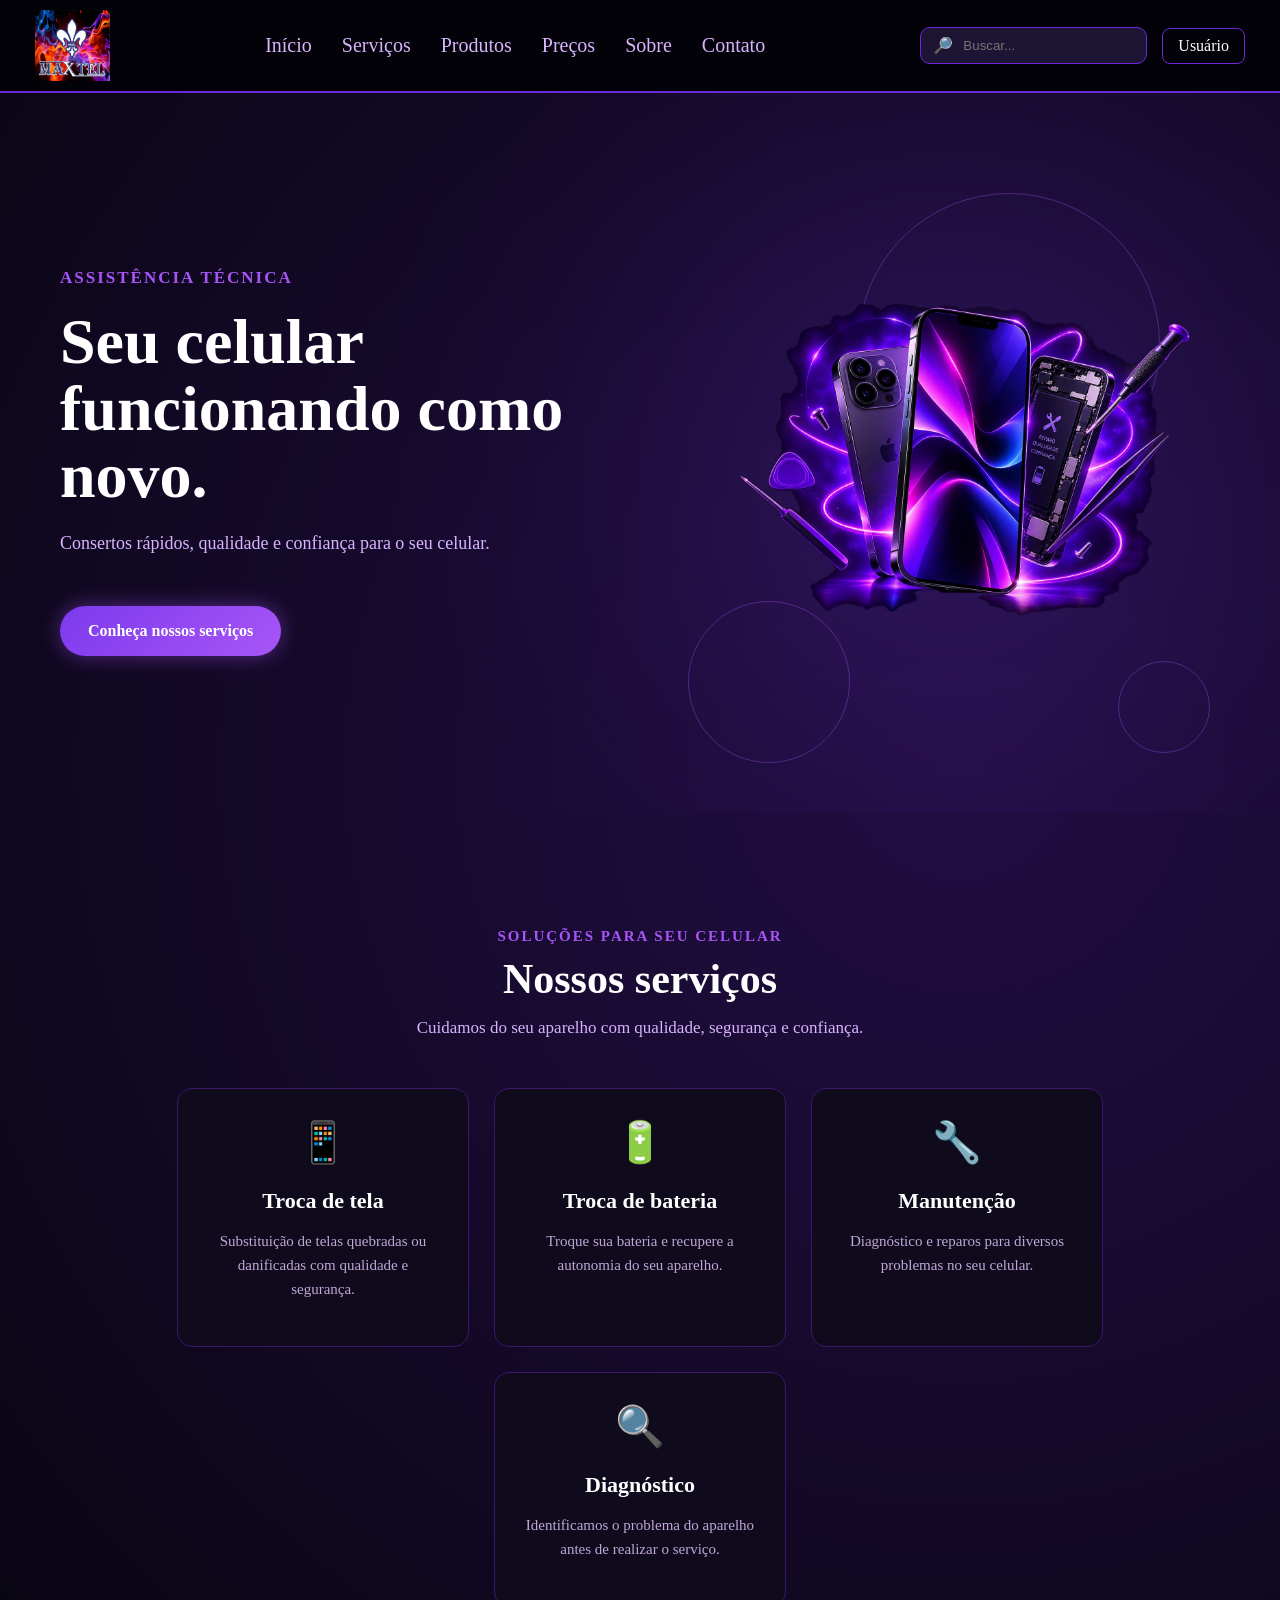
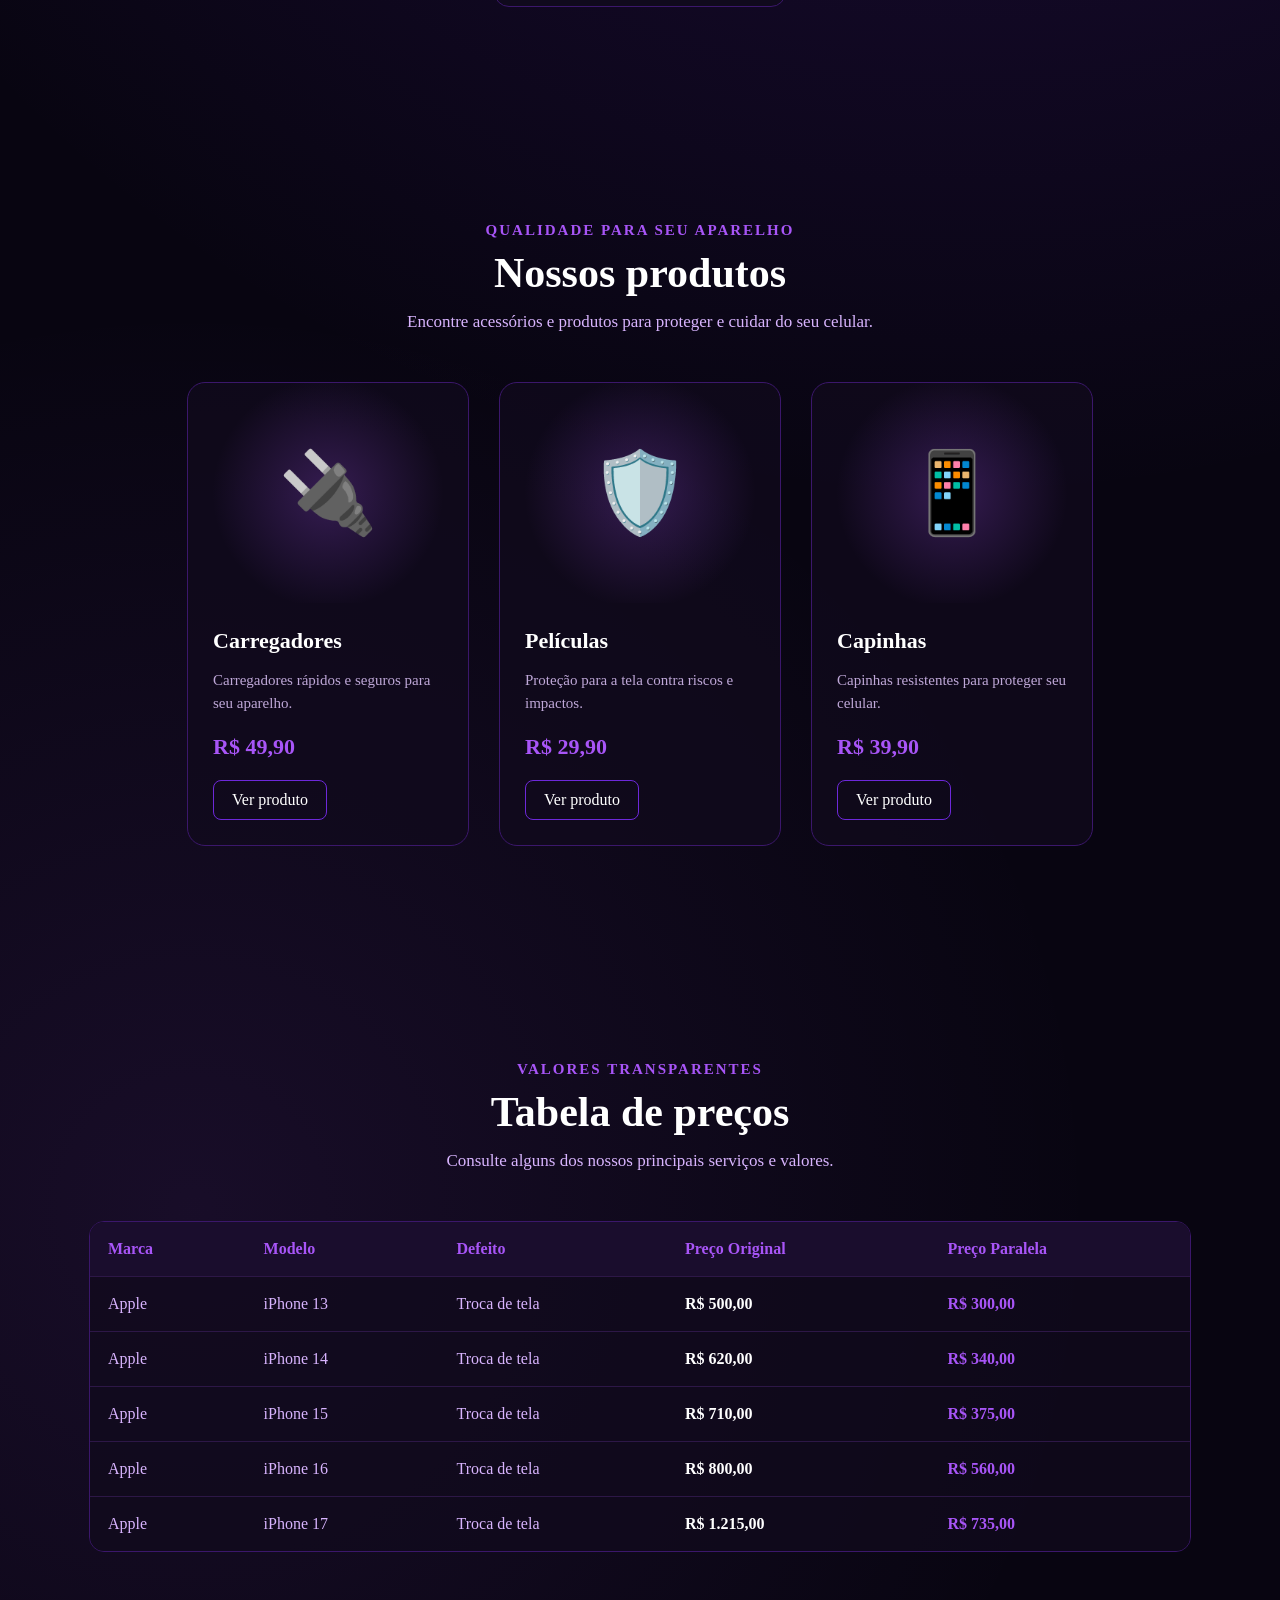
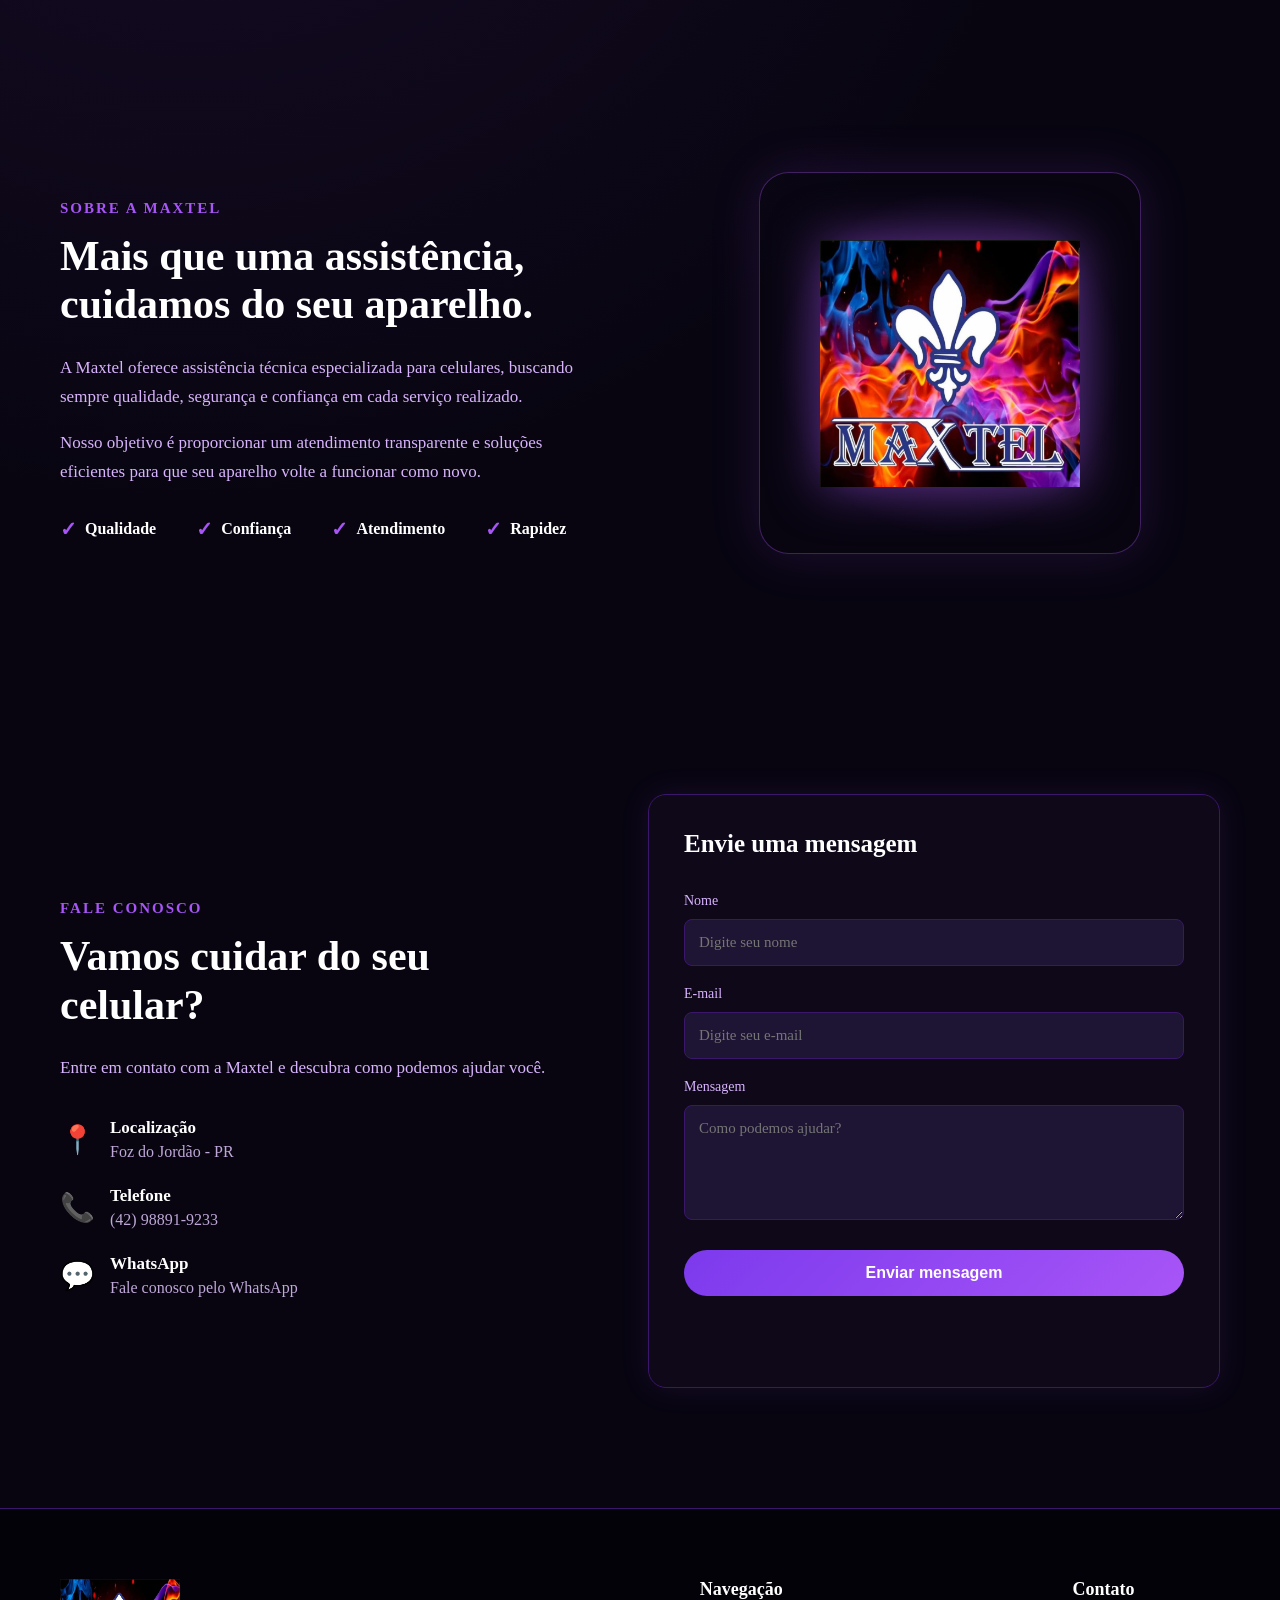
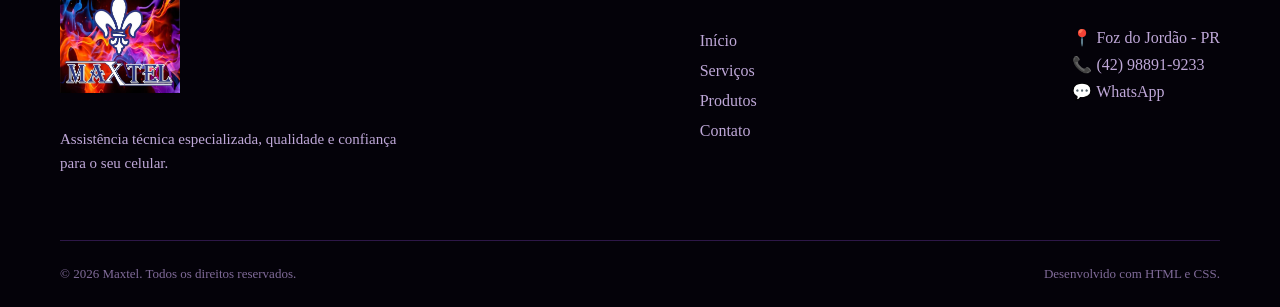
<file: index.html>
<!DOCTYPE html>
<html lang="pt-BR">
<head>
    <meta charset="UTF-8">
    <meta name="viewport" content="width=device-width, initial-scale=1.0">
    <title>Maxtel: Assistência Técnica em Celulares</title>
    <link rel="stylesheet" href="style.css">
</head>
<body>
    
    <header class="header">

        <img src="Maxtel Logo.png" class="logo" alt="Logo da Maxtel">

        <nav class="menu" aria-label="Navegação principal">

    <a class="destaque" href="#inicio">Início</a>
    <a class="destaque" href="#servicos">Serviços</a>
    <a class="destaque" href="#produtos">Produtos</a>
    <a class="destaque" href="#precos">Preços</a>
    <a class="destaque" href="#sobre">Sobre</a>
    <a class="destaque" href="#contato">Contato</a>
</nav>

        <div class="acoes">

            <div class="busca">
                <span>🔎</span>
                <input type="search" placeholder="Buscar...">
            </div>

            <div class="usuario">
                Usuário
            </div>
        </div>
      
    </header>

    <main>
<section id="inicio" class="hero">


            <div class="decoracao decoracao-1"></div>
            <div class="decoracao decoracao-2"></div>
            <div class="decoracao decoracao-3"></div>


            <div class="hero-conteudo">

                <p class="hero-subtitulo">ASSISTÊNCIA TÉCNICA</p>

                <h1>Seu celular funcionando como novo.</h1>

                <p class="hero-texto">Consertos rápidos, qualidade e confiança
                    para o seu celular.
                </p>

                <a href="#servicos" class="hero-botao">Conheça nossos serviços</a>

            </div>
            <div class="hero-imagem">
                <img src="hero-maxtel.png" alt="Celulares e ferramentas de assistência técnica">
            </div>


</section>
<section id="servicos" class="servicos">

         <div class="secao-titulo">
              <p>SOLUÇÕES PARA SEU CELULAR</p>
             <h2>Nossos serviços</h2>
             <span>Cuidamos do seu aparelho com qualidade, segurança e confiança.</span>
         </div>

    <div class="servicos-container">

        <div class="servico-card">
            <div class="servico-icone">📱</div>
            <h3>Troca de tela</h3>
            <p>
                Substituição de telas quebradas ou danificadas
                com qualidade e segurança.
            </p>
        </div>

        <div class="servico-card">
            <div class="servico-icone">🔋</div>
            <h3>Troca de bateria</h3>
            <p>
                Troque sua bateria e recupere a autonomia
                do seu aparelho.
            </p>
        </div>

        <div class="servico-card">
            <div class="servico-icone">🔧</div>
            <h3>Manutenção</h3>
            <p>
                Diagnóstico e reparos para diversos problemas
                no seu celular.
            </p>
        </div>

        <div class="servico-card">
            <div class="servico-icone">🔍</div>
            <h3>Diagnóstico</h3>
            <p>
                Identificamos o problema do aparelho antes
                de realizar o serviço.
            </p>
        </div>

    </div>
</section>

<section id="produtos" class="produtos">

    <div class="secao-titulo">
        <p>QUALIDADE PARA SEU APARELHO</p>
        <h2>Nossos produtos</h2>
        <span>
            Encontre acessórios e produtos para proteger e cuidar do seu celular.
        </span>
    </div>

    <div class="produtos-container">

        <div class="produto-card">

            <div class="produto-imagem">
                <span>🔌</span>
            </div>

            <div class="produto-info">
                <h3>Carregadores</h3>

                <p>
                    Carregadores rápidos e seguros para seu aparelho.
                </p>

                <strong>R$ 49,90</strong>

                <a href="#">Ver produto</a>
            </div>

        </div>


        <div class="produto-card">

            <div class="produto-imagem">
                <span>🛡️</span>
            </div>

            <div class="produto-info">
                <h3>Películas</h3>

                <p>
                    Proteção para a tela contra riscos e impactos.
                </p>

                <strong>R$ 29,90</strong>

                <a href="#">Ver produto</a>
            </div>

        </div>


        <div class="produto-card">

            <div class="produto-imagem">
                <span>📱</span>
            </div>

            <div class="produto-info">
                <h3>Capinhas</h3>

                <p>
                    Capinhas resistentes para proteger seu celular.
                </p>

                <strong>R$ 39,90</strong>

                <a href="#">Ver produto</a>
            </div>

        </div>

    </div>

</section>
<section id="precos" class="precos">

    <div class="secao-titulo">
        <p>VALORES TRANSPARENTES</p>
        <h2>Tabela de preços</h2>
        <span>
            Consulte alguns dos nossos principais serviços e valores.
        </span>
    </div>

    <div class="tabela-container">

        <table class="tabela">

            <thead>
                <tr>
                    <th>Marca</th>
                    <th>Modelo</th>
                    <th>Defeito</th>
                    <th>Preço Original</th>
                    <th>Preço Paralela</th>
                </tr>
            </thead>

            <tbody>

                <tr>
                    <td>Apple</td>
                    <td>iPhone 13</td>
                    <td>Troca de tela</td>
                    <td>R$ 500,00</td>
                    <td>R$ 300,00</td>
                </tr>

                <tr>
                    <td>Apple</td>
                    <td>iPhone 14</td>
                    <td>Troca de tela</td>
                    <td>R$ 620,00</td>
                    <td>R$ 340,00</td>
                </tr>

                <tr>
                    <td>Apple</td>
                    <td>iPhone 15</td>
                    <td>Troca de tela</td>
                    <td>R$ 710,00</td>
                    <td>R$ 375,00</td>
                </tr>

                <tr>
                    <td>Apple</td>
                    <td>iPhone 16</td>
                    <td>Troca de tela</td>
                    <td>R$ 800,00</td>
                    <td>R$ 560,00</td>
                </tr>

                <tr>
                    <td>Apple</td>
                    <td>iPhone 17</td>
                    <td>Troca de tela</td>
                    <td>R$ 1.215,00</td>
                    <td>R$ 735,00</td>
                </tr>

            </tbody>

        </table>

    </div>

</section>
<section id="sobre" class="sobre">

    <div class="sobre-conteudo">

        <p class="sobre-subtitulo">SOBRE A MAXTEL</p>

        <h2>
            Mais que uma assistência,
            cuidamos do seu aparelho.
        </h2>

        <p class="sobre-texto">
            A Maxtel oferece assistência técnica especializada
            para celulares, buscando sempre qualidade,
            segurança e confiança em cada serviço realizado.
        </p>

        <p class="sobre-texto">
            Nosso objetivo é proporcionar um atendimento
            transparente e soluções eficientes para que seu
            aparelho volte a funcionar como novo.
        </p>

        <div class="sobre-diferenciais">

            <div>
                <strong>✓</strong>
                <span>Qualidade</span>
            </div>

            <div>
                <strong>✓</strong>
                <span>Confiança</span>
            </div>

            <div>
                <strong>✓</strong>
                <span>Atendimento</span>
            </div>

            <div>
                <strong>✓</strong>
                <span>Rapidez</span>
            </div>

        </div>

    </div>


    <div class="sobre-imagem">

        <div class="sobre-imagem">

           <div class="sobre-imagem-fundo">
              <img src="Maxtel Logo.png" alt="Logo da Maxtel">
           </div>

       </div>

    </div>

</section>
<section id="contato" class="contato">

    <div class="contato-conteudo">

        <p class="contato-subtitulo">FALE CONOSCO</p>

        <h2>
            Vamos cuidar do seu celular?
        </h2>

        <p class="contato-texto">
            Entre em contato com a Maxtel e descubra
            como podemos ajudar você.
        </p>

        <div class="contato-informacoes">

            <div class="contato-item">
                <span>📍</span>
                <div>
                    <strong>Localização</strong>
                    <p>Foz do Jordão - PR</p>
                </div>
            </div>

            <div class="contato-item">
                <span>📞</span>
                <div>
                    <strong>Telefone</strong>
                    <p>(42) 98891-9233</p>
                </div>
            </div>

            <div class="contato-item">
                <span>💬</span>
                <div>
                    <strong>WhatsApp</strong>
                    <p>Fale conosco pelo WhatsApp</p>
                </div>
            </div>

        </div>

    </div>


    <div class="contato-formulario">

        <h3>Envie uma mensagem</h3>
        <form id="formContato">

    <label for="nome">Nome</label>

    <input
        type="text"
        id="nome"
        name="nome"
        placeholder="Digite seu nome"
        autocomplete="name"
        required
    >

    <label for="email">E-mail</label>

    <input
        type="email"
        id="email"
        name="email"
        placeholder="Digite seu e-mail"
        autocomplete="email"
        required
    >

    <label for="mensagem">Mensagem</label>

    <textarea
        id="mensagem"
        name="mensagem"
        rows="5"
        placeholder="Como podemos ajudar?"
        required
    ></textarea>

    <button type="submit">
        Enviar mensagem
    </button>

    <p id="statusFormulario" class="status-formulario" aria-live="polite"></p>

</form>
    </div>

</section>

    </main>
<footer class="footer">

    <div class="footer-conteudo">

        <div class="footer-marca">

            <img src="Maxtel Logo.png" alt="Logo da Maxtel">

            <p>
                Assistência técnica especializada,
                qualidade e confiança para o seu celular.
            </p>

        </div>


        <div class="footer-links">

            <h3>Navegação</h3>

            <a href="#inicio">Início</a>
            <a href="#servicos">Serviços</a>
            <a href="#produtos">Produtos</a>
            <a href="#contato">Contato</a>

        </div>


        <div class="footer-contato">

            <h3>Contato</h3>

            <p>📍 Foz do Jordão - PR</p>
            <p>📞 (42) 98891-9233</p>
            <p>💬 WhatsApp</p>

        </div>

    </div>


    <div class="footer-final">

        <p>
            © 2026 Maxtel. Todos os direitos reservados.
        </p>

        <p>
            Desenvolvido com HTML e CSS.
        </p>

    </div>

</footer>
<script src="script.js"></script>
</body>
</html>
</file>
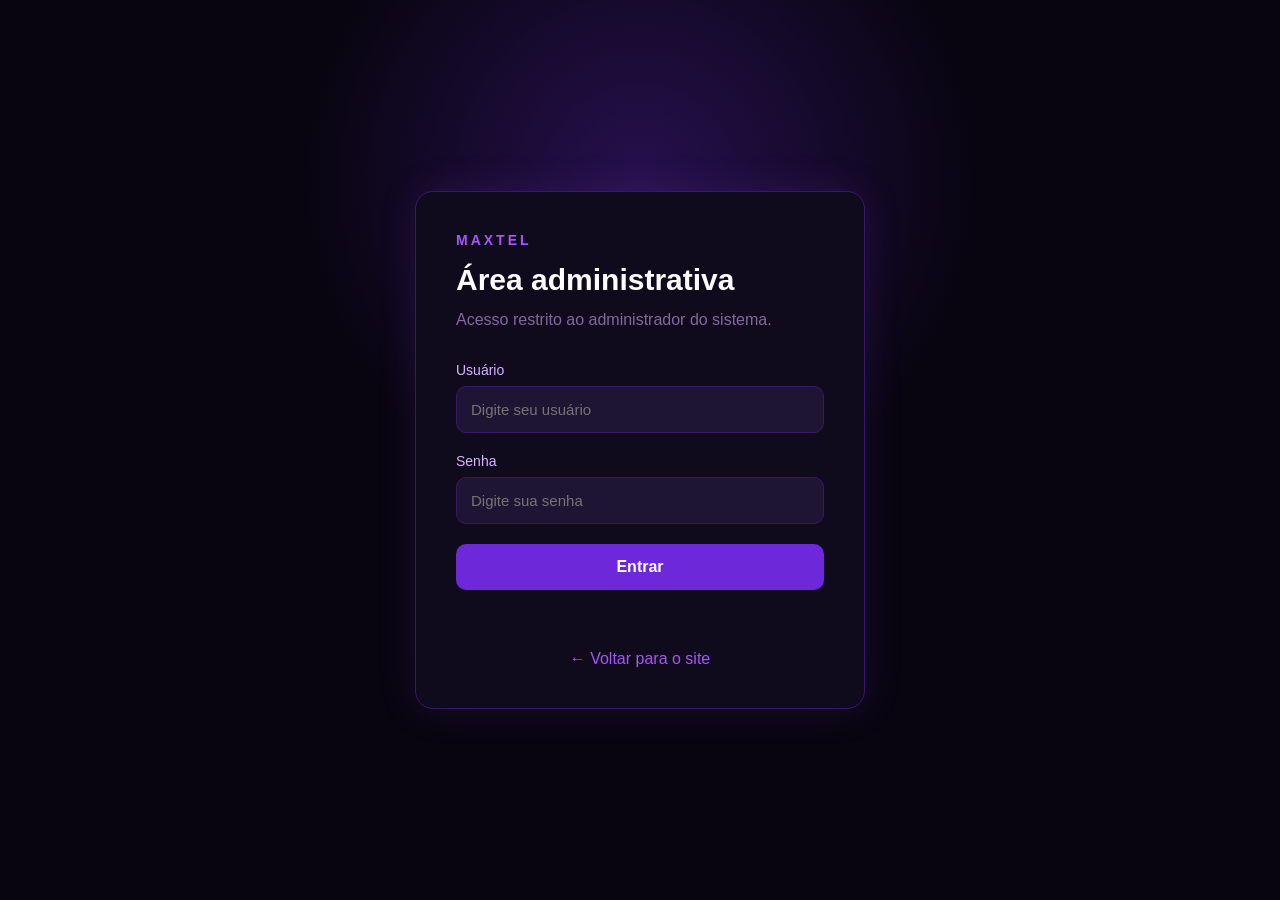
<file: admin.html>
<!DOCTYPE html>

<html lang="pt-BR">

<head>

    <meta charset="UTF-8">

    <meta
        name="viewport"
        content="width=device-width, initial-scale=1.0"
    >

    <meta
        name="description"
        content="Área administrativa da Maxtel."
    >

    <title>Área Administrativa | Maxtel</title>

    <link
        rel="stylesheet"
        href="style-admin.css"
    >

</head>

<body>

    <main class="login-container">

        <section class="login-card">

            <p class="logo-admin">
                MAXTEL
            </p>

            <h1>
                Área administrativa
            </h1>

            <p class="descricao">
                Acesso restrito ao administrador do sistema.
            </p>


            <form id="formLogin">

                <div class="campo">

                    <label for="usuario">
                        Usuário
                    </label>

                    <input
                        type="text"
                        id="usuario"
                        placeholder="Digite seu usuário"
                        autocomplete="username"
                        required
                    >

                </div>


                <div class="campo">

                    <label for="senha">
                        Senha
                    </label>

                    <input
                        type="password"
                        id="senha"
                        placeholder="Digite sua senha"
                        autocomplete="current-password"
                        required
                    >

                </div>


                <button
                    type="submit"
                    class="botao-login"
                >
                    Entrar
                </button>


                <p
                    id="mensagemLogin"
                    class="mensagem-login"
                    aria-live="polite"
                ></p>

            </form>


            <a
                href="index.html"
                class="voltar-site"
            >
                ← Voltar para o site
            </a>

        </section>

    </main>


    <script src="script-admin.js"></script>

</body>

</html>
</file>
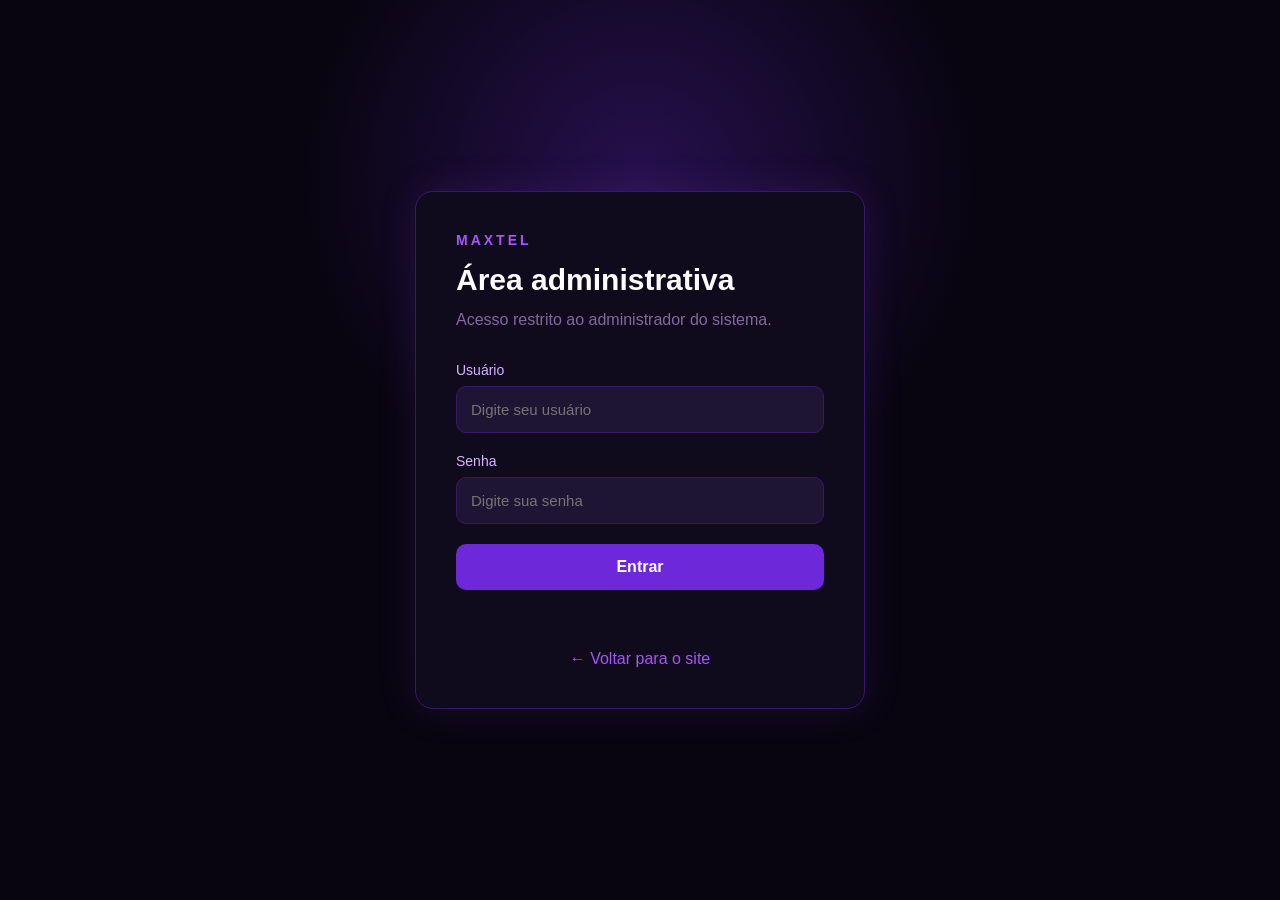
<file: mensagens.html>
<!DOCTYPE html>

<html lang="pt-BR">

<head>

    <meta charset="UTF-8">

    <meta
        name="viewport"
        content="width=device-width, initial-scale=1.0"
    >

    <meta
        name="description"
        content="Mensagens recebidas pela Maxtel."
    >

    <title>Mensagens | Maxtel</title>

    <link rel="stylesheet" href="mensagens.css">

</head>

<body>

    <header class="cabecalho">

        <div class="cabecalho-conteudo">

            <div>

                <p class="subtitulo">
                    MAXTEL
                </p>

                <h1>
                    Mensagens recebidas
                </h1>

                <p>
                    Visualize as mensagens enviadas
                    através do formulário de contato.
                </p>

            </div>

            <a
                href="index.html#contato"
                class="botao-voltar"
            >
                ← Voltar para o site
            </a>

        </div>

    </header>


    <main class="conteudo">

        <section class="mensagens">

            <div class="mensagens-topo">

                <div>

                    <h2>
                        Caixa de entrada
                    </h2>

                    <p id="contadorMensagens">
                        0 mensagens
                    </p>

                </div>

                <button
                    id="limparMensagens"
                    class="botao-limpar"
                    type="button"
                >
                    Limpar mensagens
                </button>

            </div>


            <div class="filtro">

                <label for="buscarMensagem">
                    Buscar mensagem
                </label>

                <input
                    type="search"
                    id="buscarMensagem"
                    placeholder="Nome, e-mail ou mensagem..."
                >

            </div>


            <div
                id="listaMensagens"
                class="lista-mensagens"
                aria-live="polite"
            >

            </div>

        </section>
        <div class="mensagens-topo">

    <div>

        <h2>
            Caixa de entrada
        </h2>

        <p id="contadorMensagens">
            0 mensagens
        </p>

    </div>


    <div class="acoes-admin">

        <button
            id="limparMensagens"
            class="botao-limpar"
            type="button"
        >
            Limpar mensagens
        </button>

        <button
            id="sairAdmin"
            class="botao-sair"
            type="button"
        >
            Sair
        </button>

    </div>

</div>

    </main>


    <footer class="rodape">

        <p>
            © 2026 - Maxtel
        </p>

    </footer>


    <script src="script-mensagens.js"></script>
    

</body>

</html>
</file>
<file: style.css>
.precos {
    padding: 100px 60px;
    background: transparent;
}

.tabela-container {
    width: 100%;
    max-width: 1100px;
    margin: 0 auto;

    overflow-x: auto;

    border: 1px solid #3b176b;
    border-radius: 15px;
}

.tabela {
    width: 100%;

    border-collapse: collapse;

    background: rgba(16, 10, 29, 0.75);
}

.tabela th {
    padding: 18px;

    background-color: #1a0d2d;

    color: #A855F7;

    text-align: left;

    font-size: 16px;
}

.tabela td {
    padding: 18px;

    color: #D8B4FE;

    border-top: 1px solid #2d1747;
}

.tabela tbody tr {
    transition: 0.3s;
}

.tabela tbody tr:hover {
    background-color: rgba(168, 85, 247, 0.08);
}

.tabela td:nth-child(4),
.tabela td:nth-child(5) {
    color: white;
    font-weight: bold;
}

.tabela td:nth-child(5) {
    color: #A855F7;
}
body {
    margin: 0;
    color: white;

    background:
        radial-gradient(
            circle at 75% 15%,
            rgba(109, 40, 217, 0.25),
            transparent 30%
        ),
        radial-gradient(
            circle at 15% 55%,
            rgba(168, 85, 247, 0.10),
            transparent 30%
        ),
        #080511;
}
.destaque {
    color: #D8B4FE;
    text-decoration: none;
    font-size: 20px;
}
.destaque:hover {
    color: #A855F7;
}

.menu{
    display: flex;
    gap:30px;
}
.fundopreto{
    background-color: black;
}

.logo {
    width: 75px;
    height: auto;
}


.header {
    display: flex;
    justify-content: space-between;
    align-items: center;

    padding: 10px 35px;

    background-color: #040209;
    border-bottom: 2px solid #6D28D9;
}

nav{
    display:flex;
    gap:25px;
}

.usuario {
    color: white;
    border: 1px solid #6D28D9;
    padding: 8px 15px;
    border-radius: 8px;
}

.acoes {
    display: flex;
    align-items: center;
    gap: 15px;
}
.busca {
    display: flex;
    align-items: center;
    gap: 8px;

    background-color: #1E1433;
    border: 1px solid #6D28D9;
    padding: 8px 12px;
    border-radius: 10px;
}

.busca input {
    background: none;
    border: none;
    outline: none;
    color: white;
}

.hero {
    position: relative;
    min-height: 600px;
    padding: 60px 60px;

    display: flex;
    align-items: center;

    overflow: hidden;

    background: transparent;
}
.hero-conteudo {
    position: relative;
    z-index: 2;
    max-width: 650px;
}
.hero-subtitulo {
    color: #A855F7;
    font-size: 17px;
    font-weight: bold;
    letter-spacing: 2px;
}

.hero h1 {
    color: white;
    font-size: 64px;
    line-height: 1.05;
    max-width: 700px;
    margin: 20px 0;
}
.hero h1 span {
    color: #A855F7;
}

.hero-texto {
    color: #D8B4FE;
    font-size: 18px;
    line-height: 1.6;
}

.hero-botao {
    display: inline-block;

    margin-top: 30px;
    padding: 16px 28px;

    background: linear-gradient(
        135deg,
        #7C3AED,
        #A855F7
    );

    color: white;
    text-decoration: none;

    font-weight: bold;
    font-size: 16px;

    border-radius: 30px;

    box-shadow:
        0 0 20px rgba(168, 85, 247, 0.45);

    transition: 0.3s;
}

.hero-botao:hover {
    transform: translateY(-3px);

    box-shadow:
        0 0 30px rgba(168, 85, 247, 0.7);
}
.hero::before {
    content: "";

    position: absolute;

    width: 500px;
    height: 500px;

    right: 80px;
    top: 50%;

    transform: translateY(-50%);

    background: #7C3AED;

    border-radius: 50%;

    filter: blur(150px);

    opacity: 0.25;
}
.decoracao {
    position: absolute;

    border: 1px solid rgba(168, 85, 247, 0.35);

    border-radius: 50%;
}
.decoracao-1 {
    width: 300px;
    height: 300px;

    right: 120px;
    top: 100px;
}

.decoracao-2 {
    width: 160px;
    height: 160px;

    right: 430px;
    bottom: 50px;
}

.decoracao-3 {
    width: 90px;
    height: 90px;

    right: 70px;
    bottom: 60px;
}
.hero-imagem {
    position: relative;

    width: 50%;
    height: 500px;

    display: flex;
    align-items: center;
    justify-content: center;

    z-index: 2;
}
.hero-imagem img {
    width: 560px;
    max-width: 100%;
    height: auto;
}
.servicos {
    padding: 100px 60px;
    background: transparent;
}
.secao-titulo {
    text-align: center;
    margin-bottom: 50px;
}

.secao-titulo p {
    color: #A855F7;
    font-size: 15px;
    font-weight: bold;
    letter-spacing: 2px;
    margin-bottom: 10px;
}

.secao-titulo h2 {
    color: white;
    font-size: 42px;
    margin: 0 0 15px;
}

.secao-titulo span {
    color: #D8B4FE;
    font-size: 17px;
}

.servicos-container {
    display: flex;
    justify-content: center;
    gap: 25px;
    flex-wrap: wrap;
}

.servico-card {
    width: 230px;
    padding: 30px;

    background-color: #100a1d;

    border: 1px solid #3b176b;
    border-radius: 15px;

    text-align: center;

    transition: 0.3s;
}

.servico-card:hover {
    transform: translateY(-8px);

    border-color: #A855F7;

    box-shadow:
        0 0 25px rgba(168, 85, 247, 0.25);
}

.servico-icone {
    font-size: 40px;
    margin-bottom: 20px;
}

.servico-card h3 {
    color: white;
    font-size: 22px;
    margin-bottom: 12px;
}

.servico-card p {
    color: #BFA8D8;
    line-height: 1.6;
    font-size: 15px;
}
.produtos {
    padding: 100px 60px;
    background: transparent;
}

.produtos-container {
    display: flex;
    justify-content: center;
    gap: 30px;
    flex-wrap: wrap;
}

.produto-card {
    width: 280px;

    background-color: rgba(16, 10, 29, 0.75);

    border: 1px solid #3b176b;
    border-radius: 18px;

    overflow: hidden;

    transition: 0.3s;
}

.produto-card:hover {
    transform: translateY(-8px);

    border-color: #A855F7;

    box-shadow:
        0 0 30px rgba(168, 85, 247, 0.25);
}

.produto-imagem {
    height: 220px;

    display: flex;
    align-items: center;
    justify-content: center;

    background:
        radial-gradient(
            circle,
            rgba(168, 85, 247, 0.25),
            transparent 65%
        );
}

.produto-imagem span {
    font-size: 80px;
}

.produto-info {
    padding: 25px;
}

.produto-info h3 {
    color: white;
    font-size: 22px;
    margin: 0 0 10px;
}

.produto-info p {
    color: #BFA8D8;
    line-height: 1.5;
    font-size: 15px;

    min-height: 45px;
}

.produto-info strong {
    display: block;

    color: #A855F7;
    font-size: 22px;

    margin: 20px 0;
}

.produto-info a {
    display: inline-block;

    padding: 10px 18px;

    border: 1px solid #6D28D9;
    border-radius: 8px;

    color: white;
    text-decoration: none;

    transition: 0.3s;
}

.produto-info a:hover {
    background-color: #7C3AED;
    border-color: #A855F7;
}
.sobre {
    display: flex;

    align-items: center;
    justify-content: space-between;

    gap: 80px;

    padding: 120px 60px;

    background: transparent;
}

.sobre-conteudo {
    flex: 1;
    max-width: 600px;
}

.sobre-subtitulo {
    color: #A855F7;

    font-size: 15px;
    font-weight: bold;

    letter-spacing: 2px;
}

.sobre-conteudo h2 {
    color: white;

    font-size: 42px;
    line-height: 1.15;

    margin: 15px 0 25px;
}

.sobre-texto {
    color: #D8B4FE;

    font-size: 17px;
    line-height: 1.7;

    margin-bottom: 18px;
}

.sobre-diferenciais {
    display: flex;

    flex-wrap: wrap;

    gap: 20px 40px;

    margin-top: 30px;
}

.sobre-diferenciais div {
    display: flex;
    align-items: center;

    gap: 8px;
}

.sobre-diferenciais strong {
    color: #A855F7;

    font-size: 20px;
}

.sobre-diferenciais span {
    color: white;

    font-weight: bold;
}

.sobre-imagem {
    flex: 1;

    display: flex;

    justify-content: center;
    align-items: center;
}

.sobre-imagem-fundo {
    width: 380px;
    height: 380px;

    display: flex;
    align-items: center;
    justify-content: center;

    background:
        radial-gradient(
            circle,
            rgba(168, 85, 247, 0.30),
            transparent 65%
        );

    border: 1px solid rgba(168, 85, 247, 0.35);

    border-radius: 30px;

    box-shadow:
        0 0 50px rgba(168, 85, 247, 0.15);
}

.sobre-imagem-fundo img {
    width: 260px;
    height: auto;

    filter: drop-shadow(
        0 0 25px rgba(168, 85, 247, 0.5)
    );
}
.contato {
    display: flex;

    justify-content: space-between;
    align-items: center;

    gap: 80px;

    padding: 120px 60px;

    background: transparent;
}

.contato-conteudo {
    flex: 1;
    max-width: 550px;
}

.contato-subtitulo {
    color: #A855F7;

    font-size: 15px;
    font-weight: bold;

    letter-spacing: 2px;
}

.contato-conteudo h2 {
    color: white;

    font-size: 42px;
    line-height: 1.15;

    margin: 15px 0 25px;
}

.contato-texto {
    color: #D8B4FE;

    font-size: 17px;
    line-height: 1.7;
}

.contato-informacoes {
    display: flex;

    flex-direction: column;

    gap: 25px;

    margin-top: 35px;
}

.contato-item {
    display: flex;

    align-items: center;

    gap: 15px;
}

.contato-item > span {
    font-size: 28px;
}

.contato-item strong {
    color: white;

    font-size: 17px;
}

.contato-item p {
    color: #BFA8D8;

    margin: 5px 0 0;
}

.contato-formulario {
    flex: 1;

    max-width: 500px;

    padding: 35px;

    background: rgba(16, 10, 29, 0.75);

    border: 1px solid #3b176b;

    border-radius: 18px;

    box-shadow:
        0 0 30px rgba(168, 85, 247, 0.10);
}

.contato-formulario h3 {
    color: white;

    font-size: 25px;

    margin-top: 0;
    margin-bottom: 25px;
}

.contato-formulario form {
    display: flex;

    flex-direction: column;

    gap: 10px;
}

.contato-formulario label {
    color: #D8B4FE;

    font-size: 14px;

    margin-top: 10px;
}

.contato-formulario input,
.contato-formulario textarea {
    width: 100%;

    box-sizing: border-box;

    padding: 14px;

    background-color: #1E1433;

    border: 1px solid #3b176b;

    border-radius: 8px;

    color: white;

    outline: none;

    font-family: inherit;

    font-size: 15px;

    transition: 0.3s;
}

.contato-formulario input:focus,
.contato-formulario textarea:focus {
    border-color: #A855F7;

    box-shadow:
        0 0 10px rgba(168, 85, 247, 0.20);
}

.contato-formulario button {
    margin-top: 20px;

    padding: 14px 20px;

    background: linear-gradient(
        135deg,
        #7C3AED,
        #A855F7
    );

    border: none;

    border-radius: 30px;

    color: white;

    font-size: 16px;

    font-weight: bold;

    cursor: pointer;

    transition: 0.3s;
}

.contato-formulario button:hover {
    transform: translateY(-3px);

    box-shadow:
        0 0 25px rgba(168, 85, 247, 0.45);
}
.footer {
    padding: 70px 60px 25px;

    background-color: #040209;

    border-top: 1px solid #3b176b;
}

.footer-conteudo {
    display: flex;

    justify-content: space-between;

    gap: 60px;

    max-width: 1200px;

    margin: 0 auto;

    padding-bottom: 50px;
}

.footer-marca {
    max-width: 350px;
}

.footer-marca img {
    width: 120px;

    height: auto;

    margin-bottom: 15px;
}

.footer-marca p {
    color: #BFA8D8;

    line-height: 1.6;

    font-size: 15px;
}

.footer h3 {
    color: white;

    font-size: 18px;

    margin-top: 0;

    margin-bottom: 20px;
}

.footer-links {
    display: flex;

    flex-direction: column;

    gap: 12px;
}

.footer-links a {
    color: #BFA8D8;

    text-decoration: none;

    transition: 0.3s;
}

.footer-links a:hover {
    color: #A855F7;

    transform: translateX(4px);
}

.footer-contato {
    display: flex;

    flex-direction: column;

    gap: 8px;
}

.footer-contato p {
    color: #BFA8D8;

    margin: 0;
}

.footer-final {
    display: flex;

    justify-content: space-between;

    gap: 20px;

    max-width: 1200px;

    margin: 0 auto;

    padding-top: 25px;

    border-top: 1px solid #2d1747;
}

.footer-final p {
    color: #806b99;

    font-size: 13px;

    margin: 0;
}
html {
    scroll-behavior: smooth;
}
.status-formulario {
    min-height: 20px;

    margin-top: 12px;

    font-size: 14px;

    text-align: center;

    transition: 0.3s;
}

.status-formulario.sucesso {
    color: #86efac;
}

.status-formulario.erro {
    color: #fca5a5;
}
</file>
<file: style-admin.css>
* {
    margin: 0;
    padding: 0;
    box-sizing: border-box;
}


body {
    min-height: 100vh;

    display: flex;

    justify-content: center;

    align-items: center;

    padding: 20px;

    font-family: Arial, sans-serif;

    color: white;

    background:
        radial-gradient(
            circle at 50% 20%,
            rgba(109, 40, 217, 0.30),
            transparent 35%
        ),
        #080511;
}


.login-container {
    width: 100%;

    max-width: 450px;
}


.login-card {
    padding: 40px;

    background-color: #100a1d;

    border: 1px solid #3b176b;

    border-radius: 18px;

    box-shadow:
        0 0 40px rgba(168, 85, 247, 0.12);
}


.logo-admin {
    color: #A855F7;

    font-size: 14px;

    font-weight: bold;

    letter-spacing: 3px;

    margin-bottom: 15px;
}


.login-card h1 {
    font-size: 30px;

    margin-bottom: 10px;
}


.descricao {
    color: #806b99;

    line-height: 1.6;

    margin-bottom: 30px;
}


.campo {
    margin-bottom: 20px;
}


.campo label {
    display: block;

    color: #D8B4FE;

    font-size: 14px;

    margin-bottom: 8px;
}


.campo input {
    width: 100%;

    padding: 14px;

    color: white;

    background-color: #1E1433;

    border: 1px solid #3b176b;

    border-radius: 10px;

    outline: none;

    font-size: 15px;

    transition: 0.3s;
}


.campo input:focus {
    border-color: #A855F7;

    box-shadow:
        0 0 12px rgba(168, 85, 247, 0.20);
}


.botao-login {
    width: 100%;

    padding: 14px;

    border: none;

    border-radius: 10px;

    background-color: #6D28D9;

    color: white;

    font-size: 16px;

    font-weight: bold;

    cursor: pointer;

    transition: 0.3s;
}


.botao-login:hover {
    background-color: #7C3AED;

    transform: translateY(-2px);
}


.mensagem-login {
    min-height: 20px;

    margin-top: 15px;

    text-align: center;

    font-size: 14px;
}


.mensagem-login.erro {
    color: #fca5a5;
}


.voltar-site {
    display: block;

    margin-top: 25px;

    color: #A855F7;

    text-align: center;

    text-decoration: none;
}


.voltar-site:hover {
    text-decoration: underline;
}


@media (max-width: 500px) {

    .login-card {
        padding: 30px 22px;
    }

    .login-card h1 {
        font-size: 25px;
    }

}
</file>
<file: mensagens.css>
* {
    margin: 0;
    padding: 0;
    box-sizing: border-box;
}

html {
    scroll-behavior: smooth;
}

body {
    min-height: 100vh;
    font-family: Arial, sans-serif;

    color: white;

    background:
        radial-gradient(
            circle at 75% 15%,
            rgba(109, 40, 217, 0.25),
            transparent 30%
        ),
        radial-gradient(
            circle at 15% 55%,
            rgba(168, 85, 247, 0.10),
            transparent 30%
        ),
        #080511;
}


/* CABEÇALHO */

.cabecalho {
    padding: 50px 60px;

    background-color: #040209;

    border-bottom: 1px solid #3b176b;
}

.cabecalho-conteudo {
    max-width: 1200px;
    margin: 0 auto;

    display: flex;

    justify-content: space-between;
    align-items: center;

    gap: 30px;
}

.subtitulo {
    color: #A855F7;

    font-size: 14px;
    font-weight: bold;

    letter-spacing: 2px;

    margin-bottom: 10px;
}

.cabecalho h1 {
    font-size: 42px;

    margin-bottom: 10px;
}

.cabecalho p:not(.subtitulo) {
    color: #BFA8D8;

    line-height: 1.6;
}


/* BOTÃO VOLTAR */

.botao-voltar {
    display: inline-block;

    padding: 13px 20px;

    color: white;

    text-decoration: none;

    border: 1px solid #6D28D9;

    border-radius: 10px;

    transition: 0.3s;
}

.botao-voltar:hover {
    background-color: #6D28D9;

    border-color: #A855F7;

    transform: translateY(-2px);
}


/* CONTEÚDO */

.conteudo {
    width: 90%;

    max-width: 1200px;

    margin: 50px auto;
}

.mensagens {
    padding: 35px;

    background-color: rgba(16, 10, 29, 0.80);

    border: 1px solid #3b176b;

    border-radius: 18px;

    box-shadow:
        0 0 40px rgba(168, 85, 247, 0.08);
}


/* TOPO */

.mensagens-topo {
    display: flex;

    justify-content: space-between;
    align-items: center;

    gap: 20px;

    margin-bottom: 30px;
}

.mensagens-topo h2 {
    font-size: 28px;

    margin-bottom: 6px;
}

.mensagens-topo p {
    color: #A855F7;

    font-size: 14px;
}


/* FILTRO */

.filtro {
    margin-bottom: 30px;
}

.filtro label {
    display: block;

    color: #D8B4FE;

    font-size: 14px;

    margin-bottom: 8px;
}

.filtro input {
    width: 100%;

    padding: 14px 16px;

    color: white;

    background-color: #1E1433;

    border: 1px solid #3b176b;

    border-radius: 10px;

    outline: none;

    font-size: 15px;

    transition: 0.3s;
}

.filtro input:focus {
    border-color: #A855F7;

    box-shadow:
        0 0 12px rgba(168, 85, 247, 0.20);
}


/* LISTA */

.lista-mensagens {
    display: flex;

    flex-direction: column;

    gap: 18px;
}


/* CARD DA MENSAGEM */

.mensagem-card {
    position: relative;

    padding: 24px;

    background-color: #100a1d;

    border: 1px solid #3b176b;

    border-radius: 14px;

    transition: 0.3s;
}

.mensagem-card:hover {
    border-color: #A855F7;

    transform: translateY(-2px);

    box-shadow:
        0 0 20px rgba(168, 85, 247, 0.12);
}


/* CABEÇALHO DA MENSAGEM */

.mensagem-cabecalho {
    display: flex;

    justify-content: space-between;
    align-items: center;

    gap: 15px;

    margin-bottom: 8px;
}

.mensagem-nome {
    color: white;

    font-size: 19px;

    font-weight: bold;
}

.mensagem-data {
    color: #806b99;

    font-size: 13px;
}


/* E-MAIL */

.mensagem-email {
    color: #A855F7;

    font-size: 14px;

    margin-bottom: 18px;
}


/* TEXTO */

.mensagem-texto {
    color: #D8B4FE;

    line-height: 1.7;

    white-space: pre-wrap;

    padding-right: 100px;
}


/* BOTÕES */

.botao-excluir,
.botao-limpar {
    border: 1px solid #6D28D9;

    background: transparent;

    color: white;

    padding: 9px 15px;

    border-radius: 8px;

    cursor: pointer;

    transition: 0.3s;
}

.botao-excluir {
    position: absolute;

    right: 20px;
    bottom: 20px;
}

.botao-excluir:hover,
.botao-limpar:hover {
    background-color: #6D28D9;

    border-color: #A855F7;
}


/* ESTADO VAZIO */

.estado-vazio {
    text-align: center;

    padding: 60px 20px;

    border: 1px dashed #3b176b;

    border-radius: 14px;
}

.estado-titulo {
    color: white;

    font-size: 20px;

    font-weight: bold;

    margin-bottom: 8px;
}

.estado-descricao {
    color: #806b99;

    line-height: 1.6;
}


/* RODAPÉ */

.rodape {
    margin-top: 60px;

    padding: 30px;

    text-align: center;

    background-color: #040209;

    border-top: 1px solid #3b176b;

    color: #806b99;
}


/* RESPONSIVIDADE */

@media (max-width: 700px) {

    .cabecalho {
        padding: 35px 20px;
    }

    .cabecalho-conteudo {
        flex-direction: column;

        align-items: flex-start;
    }

    .cabecalho h1 {
        font-size: 32px;
    }

    .conteudo {
        width: 94%;

        margin: 30px auto;
    }

    .mensagens {
        padding: 22px;
    }

    .mensagens-topo {
        flex-direction: column;

        align-items: flex-start;
    }

    .mensagem-cabecalho {
        flex-direction: column;

        align-items: flex-start;
    }

    .mensagem-texto {
        padding-right: 0;

        padding-bottom: 45px;
    }
}
.acoes-admin {
    display: flex;

    gap: 10px;

    align-items: center;
}

.botao-sair {
    border: 1px solid #7f1d1d;

    background: transparent;

    color: #fca5a5;

    padding: 9px 15px;

    border-radius: 8px;

    cursor: pointer;

    transition: 0.3s;
}

.botao-sair:hover {
    background-color: #7f1d1d;

    color: white;
}
</file>
